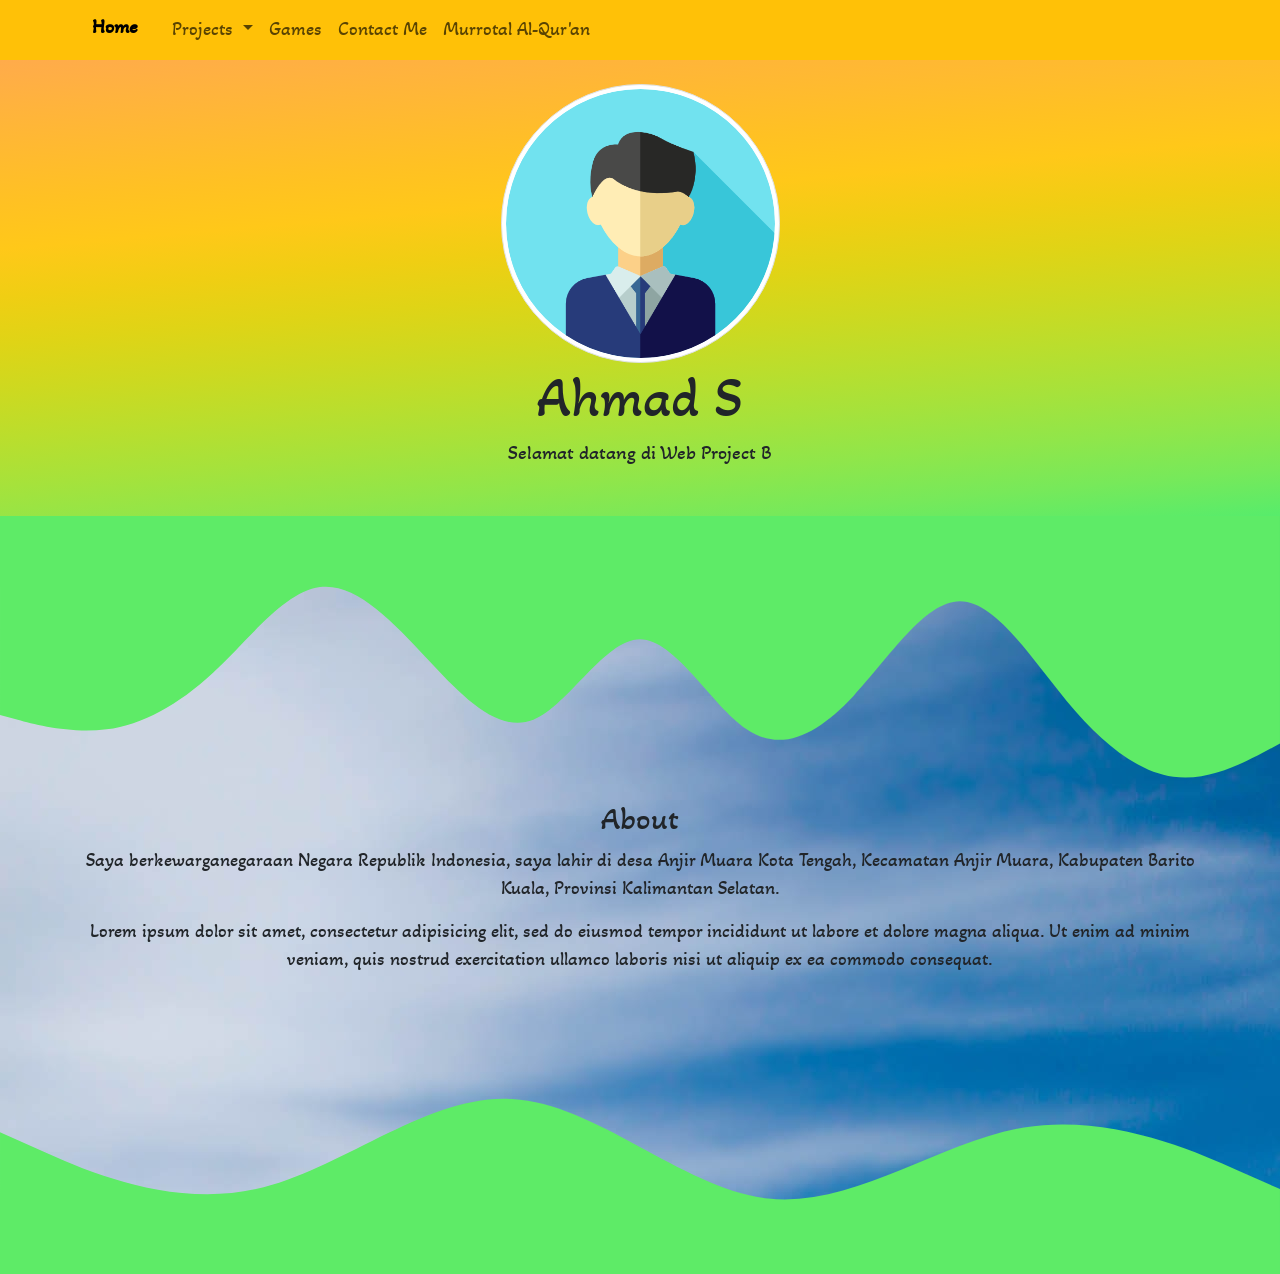
<file: index.html>
<!DOCTYPE html>
<html lang="en">
  <head>
    <!-- Required meta tags -->
    <meta charset="utf-8">
    <meta name="viewport" content="width=device-width, initial-scale=1, shrink-to-fit=no">

    <!-- CSS Bootscrap -->
    <link href="https://cdn.jsdelivr.net/npm/bootstrap@5.2.0-beta1/dist/css/bootstrap.min.css" rel="stylesheet" integrity="sha384-0evHe/X+R7YkIZDRvuzKMRqM+OrBnVFBL6DOitfPri4tjfHxaWutUpFmBp4vmVor" crossorigin="anonymous">

    <!-- CSS and Link Google Fonts (font family Caveat) -->
    <link rel="preconnect" href="https://fonts.googleapis.com">
    <link rel="preconnect" href="https://fonts.gstatic.com" crossorigin>
    <link href="https://fonts.googleapis.com/css2?family=Akaya+Kanadaka&display=swap" rel="stylesheet">

    <!-- CSS My Style -->
    <link rel="stylesheet" type="text/css" href="styleB.css">

    <title>Project B</title>

</head>

  <body id="text-caveat" class="index">
  
  <nav class="navbar navbar-expand-lg bg-warning">
  <div class="container">
    <a id="index" class="navbar-brand" href="index.html">Home</a>
    <button class="navbar-toggler" type="button" data-bs-toggle="collapse" data-bs-target="#navbarSupportedContent" aria-controls="navbarSupportedContent" aria-expanded="false" aria-label="Toggle navigation">
      <span class="navbar-toggler-icon"></span>
    </button>
    <div class="collapse navbar-collapse" id="navbarSupportedContent">
      <ul class="navbar-nav me-auto mb-2 mb-lg-0">
             <li class="nav-item dropdown">
          <a id="projectsX1" class="nav-link dropdown-toggle" href="#" id="navbarDropdown" role="button" data-bs-toggle="dropdown" aria-expanded="false">
            Projects
          </a>
          <ul class="dropdown-menu" aria-labelledby="navbarDropdown">
            <li><a class="dropdown-item" href="itpage.html">Technology Information</a></li>
            <li><a class="dropdown-item" href="#">Sains</a></li>
            <li><hr class="dropdown-divider"></li>
            <li><a class="dropdown-item" href="#">Medical</a></li>
          </ul>
        </li>
        <li class="nav-item">
          <a id="gamesX1" class="nav-link" aria-current="page" href="games.html">Games</a>
        </li>
        <li class="nav-item">
          <a id="contactX1" class="nav-link" href="contact.html">Contact Me</a>
        </li>
   
        <li class="nav-item">
          <a id="alquranX1" class="nav-link" href="alquran.html">Murrotal Al-Qur'an</a>
        </li>
      </ul>
    </div>
  </div>
</nav>

<div class="jumbotron">
  <div class="container text-center">
    <img src="img/profile1.png" width="25%" class="rounded-circle img-thumbnail mt-4">
    <h1 class="display-4">Ahmad S</h1>
    <p class="lead">Selamat datang di Web Project B</p>
  </div>
</div>

 <svg xmlns="http://www.w3.org/2000/svg" viewBox="0 0 1440 320"><path fill="#5EEB67" fill-opacity="1" d="M0,224L20,229.3C40,235,80,245,120,240C160,235,200,213,240,176C280,139,320,85,360,80C400,75,440,117,480,160C520,203,560,245,600,229.3C640,213,680,139,720,138.7C760,139,800,213,840,240C880,267,920,245,960,202.7C1000,160,1040,96,1080,96C1120,96,1160,160,1200,208C1240,256,1280,288,1320,293.3C1360,299,1400,277,1420,266.7L1440,256L1440,0L1420,0C1400,0,1360,0,1320,0C1280,0,1240,0,1200,0C1160,0,1120,0,1080,0C1040,0,1000,0,960,0C920,0,880,0,840,0C800,0,760,0,720,0C680,0,640,0,600,0C560,0,520,0,480,0C440,0,400,0,360,0C320,0,280,0,240,0C200,0,160,0,120,0C80,0,40,0,20,0L0,0Z"></path></svg>

<section class="about">
  <div class="container">
  <div class="row">
    <div class="col text-center ">
      <h2>About</h2>
    </div>
  </div>

  <div class="row text-md-center fw-normal">
    <div class="col">
    <p>Saya berkewarganegaraan Negara Republik Indonesia, saya lahir di desa Anjir Muara Kota Tengah, Kecamatan Anjir Muara, Kabupaten Barito Kuala, Provinsi Kalimantan Selatan. </p>

    <p>Lorem ipsum dolor sit amet, consectetur adipisicing elit, sed do eiusmod
    tempor incididunt ut labore et dolore magna aliqua. Ut enim ad minim veniam,
    quis nostrud exercitation ullamco laboris nisi ut aliquip ex ea commodo
    consequat.</p>
</div>
</div>
</div>
<svg xmlns="http://www.w3.org/2000/svg" viewBox="0 0 1440 320"><path fill="#5EEB67" fill-opacity="1" d="M0,160L48,181.3C96,203,192,245,288,224C384,203,480,117,576,122.7C672,128,768,224,864,234.7C960,245,1056,171,1152,154.7C1248,139,1344,181,1392,202.7L1440,224L1440,320L1392,320C1344,320,1248,320,1152,320C1056,320,960,320,864,320C768,320,672,320,576,320C480,320,384,320,288,320C192,320,96,320,48,320L0,320Z"></path></svg>
</section>






    <script src="https://cdn.jsdelivr.net/npm/bootstrap@5.2.0-beta1/dist/js/bootstrap.bundle.min.js" integrity="sha384-pprn3073KE6tl6bjs2QrFaJGz5/SUsLqktiwsUTF55Jfv3qYSDhgCecCxMW52nD2" crossorigin="anonymous"></script>


     </body>
</html>
</file>
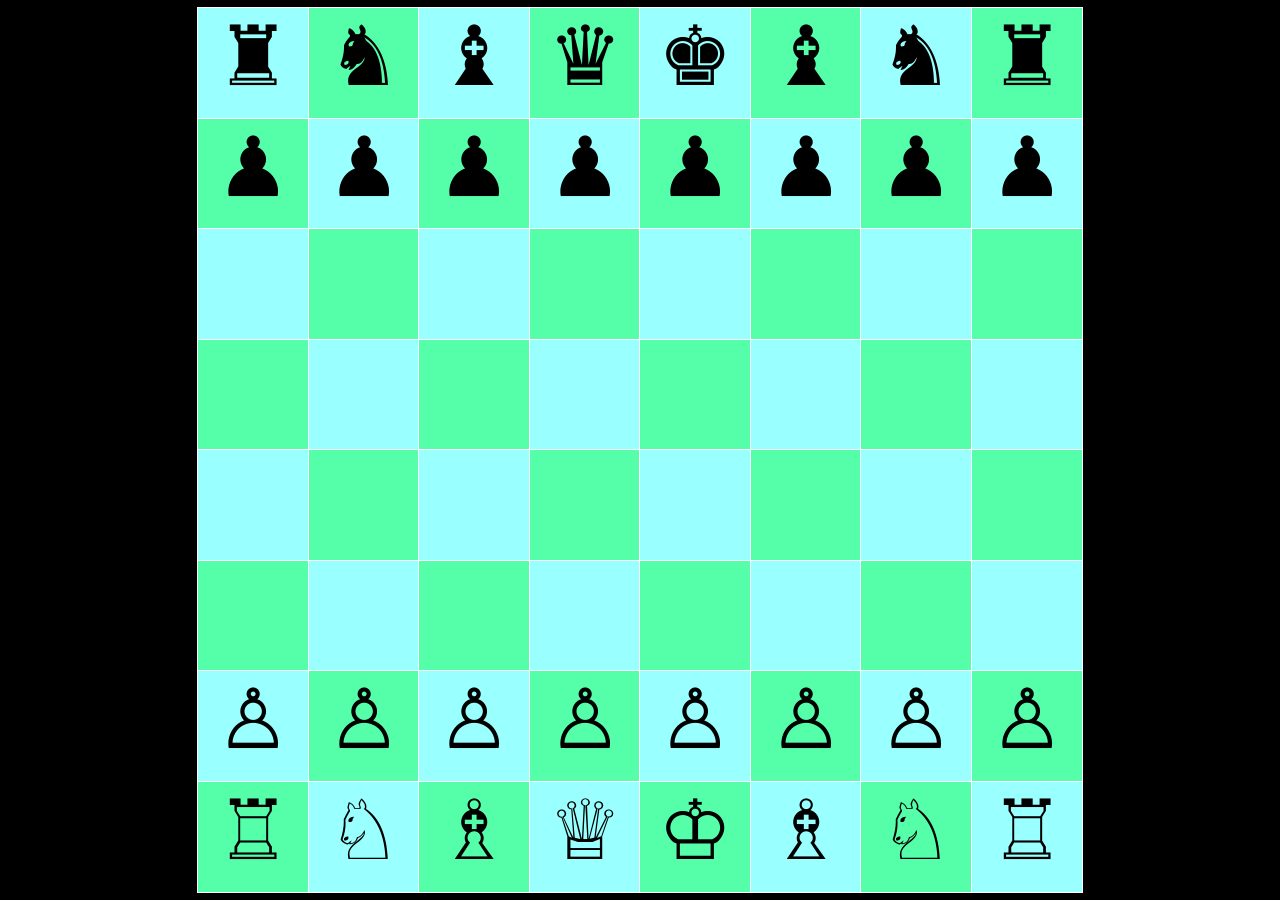
<file: Chess.html>
<!DOCTYPE html>
<html>
<head>
       <title>Chess Engine</title>
    <meta name="viewport" content="width=device-width, initial-scale=1">
    <meta charset="UTF-8">
    <style>

body {
    font-family:chess;
    margin: 0;
    background-color:#000;
}

.square {
    background:#afa;
    display:inline-block;
    border:1px solid #fff;
    text-align:center;
    position: absolute;
    cursor: pointer;
}
    </style>
    
</head>
<body>
    <div id="container"></div>
    <script>

window.onload = function(){
    var w = window.innerWidth || 360;
    var h = window.innerHeight || 500;
    
    var tsw = (w > h) ? h : w;
    
    var sw = (tsw - 16)/8;
    
    var container = document.getElementById("container");
    for(var n = 0; n < 64; n++){
        var square = document.createElement("div");
        square.classList.add("square");
        square.classList.add("s"+n);
        square.style.height = sw + 'px';
        square.style.width = sw + 'px';
        square.style.top = 7+(h-tsw)/2+sw*(Math.floor(n/8)) + 'px';
        square.style.left = 7+(w-tsw)/2+sw*(Math.floor(n%8)) + 'px';
        square.style.fontSize = sw*3/4 + 'px';
        container.appendChild(square);
    }

    var fonts = {
        'k' : '&#9818;',
        'q' : '&#9819;',
        'r' : '&#9820',
        'b' : '&#9821',
        'n' : '&#9822',
        'p' : '&#9823',
        'l' : '&#9812;',
        'w' : '&#9813;',
        't' : '&#9814',
        'v' : '&#9815',
        'm' : '&#9816',
        'o' : '&#9817',
        
    }
    
    var values = ['r','n','b','q','k','b','n','r','p','p','p','p','p','p','p','p',0,0,0,0,0,0,0,0,0,0,0,0,0,0,0,0,0,0,0,0,0,0,0,0,0,0,0,0,0,0,0,0,'o','o','o','o','o','o','o','o','t','m','v','w','l','v','m','t'];
    var ck = false;
    var cr1 = false;
    var cr2 = false;
    var cl;
    
    var sqs = document.getElementsByClassName("square");

    for(var n = 0; n < 64; n++){
        if(values[n] !== 0){
           sqs[n].innerHTML = fonts[values[n]];
        }
        sqs[n].addEventListener("click",check);
    }
    
    function updateSquarecolor(){
        for(var n = 0; n < 64; n++){
            if(Math.floor(n/8)%2 === 0){
                if(n%2 === 0){
                    sqs[n].style.background = '#9ff';
                }
                else {
                    sqs[n].style.background = '#5fa';
                }
            }
            else {
                if(n%2 === 1){
                    sqs[n].style.background = '#9ff';
                }
                else {
                    sqs[n].style.background = '#5fa';
                }
            }
        }
    }
    
    updateSquarecolor();

    var moveable = false;
    var moveTarget = "";
    var moveScopes = [];


    function checkBlack(n,values){
        var target = values[n];
        var scopes = [];
        var x = n;
       
        if(target === "o"){
            x -= 8;
            if("prnbkq".indexOf(values[x-1]) >= 0 && x%8 != 0){
                scopes.push(x-1);
            }
            if("prnbkq".indexOf(values[x+1]) >= 0 && x%8 != 7){
                scopes.push(x+1);
            }
            if(x >= 0 && values[x] === 0){
                scopes.push(x);
                if(x >= 40){
                    if(x-8 >= 0 && values[x-8] === 0){
                        scopes.push(x-8);
                    }
                }
            }
        }
       
        else if(target === "t"){
            x = n;
            x -= 8;
            while(x >= 0){
                if(values[x] === 0){
                    scopes.push(x);
                }
                else if("prnbqk".indexOf(values[x]) >= 0){
                    scopes.push(x);
                    break;
                }
                else {
                    break;
                }
                x -= 8;
            }
            x = n;
            x += 8;
            while(x < 64){
                if(values[x] === 0){
                    scopes.push(x);
                }
                else if("prnbqk".indexOf(values[x]) >= 0){
                    scopes.push(x);
                    break;
                }
                else {
                    break;
                }
                x += 8;
            }
            x = n;
            x++;
            while(x%8 != 0){
                if(values[x] === 0){
                    scopes.push(x);
                }
                else if("prnbqk".indexOf(values[x]) >= 0){
                    scopes.push(x);
                    break;
                }
                else {
                    break;
                }
                x++;
            }
            x = n;
            x--;
            while(x%8 != 7){
                if(values[x] === 0){
                    scopes.push(x);
                }
                else if("prnbqk".indexOf(values[x]) >= 0){
                    scopes.push(x);
                    break;
                }
                else {
                    break;
                }
                x--;
            }
        }
        
        else if(target === "m"){
            x = n;
            if(x%8 > 1 && x%8 < 6){
                x -= 17;
                if(("prnbqk".indexOf(values[x]) >= 0 || values[x] === 0) && x < 64 && x >= 0){
                    scopes.push(x);
                }
                x = n;
                x -= 15;
                if(("prnbqk".indexOf(values[x]) >= 0 || values[x] === 0) && x < 64 && x >= 0){
                    scopes.push(x);
                }

                x = n;
                x -= 10;
                if(("prnbqk".indexOf(values[x]) >= 0 || values[x] === 0) && x < 64 && x >= 0){
                    scopes.push(x);
                }
                x = n;
                x -= 6;
                if(("prnbqk".indexOf(values[x]) >= 0 || values[x] === 0) && x < 64 && x >= 0){
                    scopes.push(x);
                }
                x = n;
                x += 6;
                if(("prnbqk".indexOf(values[x]) >= 0 || values[x] === 0) && x < 64 && x >= 0){
                    scopes.push(x);
                }
                x = n;
                x += 10;
                if(("prnbqk".indexOf(values[x]) >= 0 || values[x] === 0) && x < 64 && x >= 0){
                    scopes.push(x);
                }
                x = n;
                x += 15;
                if(("prnbqk".indexOf(values[x]) >= 0 || values[x] === 0) && x < 64 && x >= 0){
                    scopes.push(x);
                }
                x = n;
                x += 17;
                if(("prnbqk".indexOf(values[x]) >= 0 || values[x] === 0) && x < 64 && x >= 0){
                    scopes.push(x);
                }
            }
            else {
                x = n;
                if(x%8 <= 1){
                    x = n;
                    x -= 15;
                    if(("prnbqk".indexOf(values[x]) >= 0 || values[x] === 0) && x < 64 && x >= 0){
                        scopes.push(x);
                    }
                    x = n;
                    x -= 6;
                    if(("prnbqk".indexOf(values[x]) >= 0 || values[x] === 0) && x < 64 && x >= 0){
                        scopes.push(x);
                    }
                    x = n;
                    x += 10;
                    if(("prnbqk".indexOf(values[x]) >= 0 || values[x] === 0) && x < 64 && x >= 0){
                        scopes.push(x);
                    }
                    x = n;
                    x += 17;
                    if(("prnbqk".indexOf(values[x]) >= 0 || values[x] === 0) && x < 64 && x >= 0){
                        scopes.push(x);
                    }
                }
                x = n;
                if(x%8 === 1){
                    x -= 17;
                    if(("prnbqk".indexOf(values[x]) >= 0 || values[x] === 0) && x < 64 && x >= 0){
                        scopes.push(x);
                    }
                    x = n;
                    x += 15;
                    if(("prnbqk".indexOf(values[x]) >= 0 || values[x] === 0) && x < 64 && x >= 0){
                        scopes.push(x);
                    }
                }
                if(x%8 >= 6){
                    x = n;
                    x -= 17;
                    if(("prnbqk".indexOf(values[x]) >= 0 || values[x] === 0) && x < 64 && x >= 0){
                        scopes.push(x);
                    }
                    x = n;
                    x -= 10;
                    if(("prnbqk".indexOf(values[x]) >= 0 || values[x] === 0) && x < 64 && x >= 0){
                        scopes.push(x);
                    }
                    x = n;
                    x += 6;
                    if(("prnbqk".indexOf(values[x]) >= 0 || values[x] === 0) && x < 64 && x >= 0){
                        scopes.push(x);
                    }
                    x = n;
                    x += 15;
                    if(("prnbqk".indexOf(values[x]) >= 0 || values[x] === 0) && x < 64 && x >= 0){
                        scopes.push(x);
                    }
                }
                x = n;
                if(x%8 === 6){
                    x = n;
                    x -= 15;
                    if(("prnbqk".indexOf(values[x]) >= 0 || values[x] === 0) && x < 64 && x >= 0){
                        scopes.push(x);
                    }
                    x = n;
                    x += 17;
                    if(("prnbqk".indexOf(values[x]) >= 0 || values[x] === 0) && x < 64 && x >= 0){
                        scopes.push(x);
                    }
                }
            }
        }
        
        else if(target === "v"){
            x = n;
            x -= 9;
            while(x >= 0 && x%8 !== 7){
                if(values[x] === 0){
                    scopes.push(x);
                }
                else if("prnbqk".indexOf(values[x]) >= 0){
                    scopes.push(x);
                    break;
                }
                else {
                    break;
                }
                x -= 9;
            }
            x = n;
            x += 7;
            while(x < 64 && x%8 !== 7){
                if(values[x] === 0){
                    scopes.push(x);
                }
                else if("prnbqk".indexOf(values[x]) >= 0){
                    scopes.push(x);
                    break;
                }
                else {
                    break;
                }
                x += 7;
            }
            x = n;
            x += 9;
            while(x%8 != 0 && x%8 !== 0){
                if(values[x] === 0){
                    scopes.push(x);
                }
                else if("prnbqk".indexOf(values[x]) >= 0){
                    scopes.push(x);
                    break;
                }
                else {
                    break;
                }
                x += 9;
            }
            x = n;
            x -= 7;
            while(x%8 != 0){
                if(values[x] === 0){
                    scopes.push(x);
                }
                else if("prnbqk".indexOf(values[x]) >= 0){
                    scopes.push(x);
                    break;
                }
                else {
                    break;
                }
                x -= 7;
            }
        }
       
        else if(target === "w"){
            x = n;
            x -= 8;
            while(x >= 0){
                if(values[x] === 0){
                    scopes.push(x);
                }
                else if("prnbqk".indexOf(values[x]) >= 0){
                    scopes.push(x);
                    break;
                }
                else {
                    break;
                }
                x -= 8;
            }
            x = n;
            x += 8;
            while(x < 64){
                if(values[x] === 0){
                    scopes.push(x);
                }
                else if("prnbqk".indexOf(values[x]) >= 0){
                    scopes.push(x);
                    break;
                }
                else {
                    break;
                }
                x += 8;
            }
            x = n;
            x++;
            while(x%8 != 0){
                if(values[x] === 0){
                    scopes.push(x);
                }
                else if("prnbqk".indexOf(values[x]) >= 0){
                    scopes.push(x);
                    break;
                }
                else {
                    break;
                }
                x++;
            }
            x = n;
            x--;
            while(x%8 != 7){
                if(values[x] === 0){
                    scopes.push(x);
                }
                else if("prnbqk".indexOf(values[x]) >= 0){
                    scopes.push(x);
                    break;
                }
                else {
                    break;
                }
                x--;
            }
            x = n;
            x -= 9;
            while(x >= 0 && x%8 !== 7){
                if(values[x] === 0){
                    scopes.push(x);
                }
                else if("prnbqk".indexOf(values[x]) >= 0){
                    scopes.push(x);
                    break;
                }
                else {
                    break;
                }
                x -= 9;
            }
            x = n;
            x += 7;
            while(x < 64 && x%8 !== 7){
                if(values[x] === 0){
                    scopes.push(x);
                }
                else if("prnbqk".indexOf(values[x]) >= 0){
                    scopes.push(x);
                    break;
                }
                else {
                    break;
                }
                x += 7;
            }
            x = n;
            x += 9;
            while(x%8 != 0 && x%8 !== 0){
                if(values[x] === 0){
                    scopes.push(x);
                }
                else if("prnbqk".indexOf(values[x]) >= 0){
                    scopes.push(x);
                    break;
                }
                else {
                    break;
                }
                x += 9;
            }
            x = n;
            x -= 7;
            while(x%8 != 0){
                if(values[x] === 0){
                    scopes.push(x);
                }
                else if("prnbqk".indexOf(values[x]) >= 0){
                    scopes.push(x);
                    break;
                }
                else {
                    break;
                }
                x -= 7;
            }
        }
        
        else if(target === "l"){
            x = n;
            x += 8;
            if(("prnbqk".indexOf(values[x]) >= 0 || values[x] === 0) && x < 64 && x >= 0){
                scopes.push(x);
            }
            x = n;
            x -= 8;
            if(("prnbqk".indexOf(values[x]) >= 0 || values[x] === 0) && x < 64 && x >= 0){
                scopes.push(x);
            }
            x = n;
            if(x%8 > 0){
                x = n;
                x -= 1;
                if(("prnbqk".indexOf(values[x]) >= 0 || values[x] === 0) && x < 64 && x >= 0){
                    scopes.push(x);
                }
                x = n;
                x -= 9;
                if(("prnbqk".indexOf(values[x]) >= 0 || values[x] === 0) && x < 64 && x >= 0){
                    scopes.push(x);
                }

                x = n;
                x += 7;
                if(("prnbqk".indexOf(values[x]) >= 0 || values[x] === 0) && x < 64 && x >= 0){
                    scopes.push(x);
                }
            }
            x = n;
            if(x%8 < 7){
                x = n;
                x += 1;
                if(("prnbqk".indexOf(values[x]) >= 0 || values[x] === 0) && x < 64 && x >= 0){
                    scopes.push(x);
                }
                x = n;
                x += 9;
                if(("prnbqk".indexOf(values[x]) >= 0 || values[x] === 0) && x < 64 && x >= 0){
                    scopes.push(x);
                }
                x = n;
                x -= 7;
                if(("prnbqk".indexOf(values[x]) >= 0 || values[x] === 0) && x < 64 && x >= 0){
                    scopes.push(x);
                }
            }
            x = n;
            if(!ck){
                cl = false;
                if(!cr2){
                //    cl = false;
                    if(values[n+1] === 0 && values[n+2] === 0 && values[n+3] === "t"){
                        scopes.push(x+2);
                        cl = true;
                    }
                }
                if(!cr1){
                //    cl = false;
                    if(values[n-1] === 0 && values[n-2] === 0 && values[n-3] === 0 && values[n-4] === "t"){
                        scopes.push(x-2);
                        cl = true;
                    }
                }
            }
        }
        if(scopes.length) return scopes;
    }

    function checkWhite(n,values){
        var target = values[n];
        var scopes = [];
        var x = n;
        if(target === "p"){
            x += 8;
            if("otmvlw".indexOf(values[x-1]) >= 0 && x%8 != 0){
                scopes.push(x-1);
            }
            if("otmvlw".indexOf(values[x+1]) >= 0 && x%8 != 7){
                scopes.push(x+1);
            }
            if(x < 64 && values[x] === 0){
                scopes.push(x);
                if(x <= 23){
                    if(x+8 >= 0 && values[x+8] === 0){
                        scopes.push(x+8);
                    }
                }
            }
        }
        
        else if(target === "r"){
            x = n;
            x -= 8;
            while(x >= 0){
                if(values[x] === 0){
                    scopes.push(x);
                }
                else if("otmvlw".indexOf(values[x]) >= 0){
                    scopes.push(x);
                    break;
                }
                else {
                    break;
                }
                x -= 8;
            }
            x = n;
            x += 8;
            while(x < 64){
                if(values[x] === 0){
                    scopes.push(x);
                }
                else if("otmvlw".indexOf(values[x]) >= 0){
                    scopes.push(x);
                    break;
                }
                else {
                    break;
                }
                x += 8;
            }
            x = n;
            x++;
            while(x%8 != 0){
                if(values[x] === 0){
                    scopes.push(x);
                }
                else if("otmvlw".indexOf(values[x]) >= 0){
                    scopes.push(x);
                    break;
                }
                else {
                    break;
                }
                x++;
            }
            x = n;
            x--;
            while(x%8 != 7){
                if(values[x] === 0){
                    scopes.push(x);
                }
                else if("otmvlw".indexOf(values[x]) >= 0){
                    scopes.push(x);
                    break;
                }
                else {
                    break;
                }
                x--;
            }
        }
        
        else if(target === "n"){
            x = n;
            if(x%8 > 1 && x%8 < 6){
                x -= 17;
                if(("otmvlw".indexOf(values[x]) >= 0 || values[x] === 0) && x < 64 && x >= 0){
                    scopes.push(x);
                }
                x = n;
                x -= 15;
                if(("otmvlw".indexOf(values[x]) >= 0 || values[x] === 0) && x < 64 && x >= 0){
                    scopes.push(x);
                }

                x = n;
                x -= 10;
                if(("otmvlw".indexOf(values[x]) >= 0 || values[x] === 0) && x < 64 && x >= 0){
                    scopes.push(x);
                }
                x = n;
                x -= 6;
                if(("otmvlw".indexOf(values[x]) >= 0 || values[x] === 0) && x < 64 && x >= 0){
                    scopes.push(x);
                }
                x = n;
                x += 6;
                if(("otmvlw".indexOf(values[x]) >= 0 || values[x] === 0) && x < 64 && x >= 0){
                    scopes.push(x);
                }
                x = n;
                x += 10;
                if(("otmvlw".indexOf(values[x]) >= 0 || values[x] === 0) && x < 64 && x >= 0){
                    scopes.push(x);
                }
                x = n;
                x += 15;
                if(("otmvlw".indexOf(values[x]) >= 0 || values[x] === 0) && x < 64 && x >= 0){
                    scopes.push(x);
                }
                x = n;
                x += 17;
                if(("otmvlw".indexOf(values[x]) >= 0 || values[x] === 0) && x < 64 && x >= 0){
                    scopes.push(x);
                }
            }
            else {
                x = n;
                if(x%8 <= 1){
                    x = n;
                    x -= 15;
                    if(("otmvlw".indexOf(values[x]) >= 0 || values[x] === 0) && x < 64 && x >= 0){
                        scopes.push(x);
                    }
                    x = n;
                    x -= 6;
                    if(("otmvlw".indexOf(values[x]) >= 0 || values[x] === 0) && x < 64 && x >= 0){
                        scopes.push(x);
                    }
                    x = n;
                    x += 10;
                    if(("otmvlw".indexOf(values[x]) >= 0 || values[x] === 0) && x < 64 && x >= 0){
                        scopes.push(x);
                    }
                    x = n;
                    x += 17;
                    if(("otmvlw".indexOf(values[x]) >= 0 || values[x] === 0) && x < 64 && x >= 0){
                        scopes.push(x);
                    }
                }
                x = n;
                if(x%8 === 1){
                    x -= 17;
                    if(("otmvlw".indexOf(values[x]) >= 0 || values[x] === 0) && x < 64 && x >= 0){
                        scopes.push(x);
                    }
                    x = n;
                    x += 15;
                    if(("otmvlw".indexOf(values[x]) >= 0 || values[x] === 0) && x < 64 && x >= 0){
                        scopes.push(x);
                    }
                }
                if(x%8 >= 6){
                    x = n;
                    x -= 17;
                    if(("otmvlw".indexOf(values[x]) >= 0 || values[x] === 0) && x < 64 && x >= 0){
                        scopes.push(x);
                    }
                    x = n;
                    x -= 10;
                    if(("otmvlw".indexOf(values[x]) >= 0 || values[x] === 0) && x < 64 && x >= 0){
                        scopes.push(x);
                    }
                    x = n;
                    x += 6;
                    if(("otmvlw".indexOf(values[x]) >= 0 || values[x] === 0) && x < 64 && x >= 0){
                        scopes.push(x);
                    }
                    x = n;
                    x += 15;
                    if(("otmvlw".indexOf(values[x]) >= 0 || values[x] === 0) && x < 64 && x >= 0){
                        scopes.push(x);
                    }
                }
                x = n;
                if(x%8 === 6){
                    x = n;
                    x -= 15;
                    if(("otmvlw".indexOf(values[x]) >= 0 || values[x] === 0) && x < 64 && x >= 0){
                        scopes.push(x);
                    }
                    x = n;
                    x += 17;
                    if(("otmvlw".indexOf(values[x]) >= 0 || values[x] === 0) && x < 64 && x >= 0){
                        scopes.push(x);
                    }
                }
            }
        }
     
        else if(target === "b"){
            x = n;
            x -= 9;
            while(x >= 0 && x%8 !== 7){
                if(values[x] === 0){
                    scopes.push(x);
                }
                else if("otmvlw".indexOf(values[x]) >= 0){
                    scopes.push(x);
                    break;
                }
                else {
                    break;
                }
                x -= 9;
            }
            x = n;
            x += 7;
            while(x < 64 && x%8 !== 7){
                if(values[x] === 0){
                    scopes.push(x);
                }
                else if("otmvlw".indexOf(values[x]) >= 0){
                    scopes.push(x);
                    break;
                }
                else {
                    break;
                }
                x += 7;
            }
            x = n;
            x += 9;
            while(x%8 != 0 && x%8 !== 0){
                if(values[x] === 0){
                    scopes.push(x);
                }
                else if("otmvlw".indexOf(values[x]) >= 0){
                    scopes.push(x);
                    break;
                }
                else {
                    break;
                }
                x += 9;
            }
            x = n;
            x -= 7;
            while(x%8 != 0){
                if(values[x] === 0){
                    scopes.push(x);
                }
                else if("otmvlw".indexOf(values[x]) >= 0){
                    scopes.push(x);
                    break;
                }
                else {
                    break;
                }
                x -= 7;
            }
        }
        
        else if(target === "q"){
            x = n;
            x -= 8;
            while(x >= 0){
                if(values[x] === 0){
                    scopes.push(x);
                }
                else if("otmvlw".indexOf(values[x]) >= 0){
                    scopes.push(x);
                    break;
                }
                else {
                    break;
                }
                x -= 8;
            }
            x = n;
            x += 8;
            while(x < 64){
                if(values[x] === 0){
                    scopes.push(x);
                }
                else if("otmvlw".indexOf(values[x]) >= 0){
                    scopes.push(x);
                    break;
                }
                else {
                    break;
                }
                x += 8;
            }
            x = n;
            x++;
            while(x%8 != 0){
                if(values[x] === 0){
                    scopes.push(x);
                }
                else if("otmvlw".indexOf(values[x]) >= 0){
                    scopes.push(x);
                    break;
                }
                else {
                    break;
                }
                x++;
            }
            x = n;
            x--;
            while(x%8 != 7){
                if(values[x] === 0){
                    scopes.push(x);
                }
                else if("otmvlw".indexOf(values[x]) >= 0){
                    scopes.push(x);
                    break;
                }
                else {
                    break;
                }
                x--;
            }
            x = n;
            x -= 9;
            while(x >= 0 && x%8 !== 7){
                if(values[x] === 0){
                    scopes.push(x);
                }
                else if("otmvlw".indexOf(values[x]) >= 0){
                    scopes.push(x);
                    break;
                }
                else {
                    break;
                }
                x -= 9;
            }
            x = n;
            x += 7;
            while(x < 64 && x%8 !== 7){
                if(values[x] === 0){
                    scopes.push(x);
                }
                else if("otmvlw".indexOf(values[x]) >= 0){
                    scopes.push(x);
                    break;
                }
                else {
                    break;
                }
                x += 7;
            }
            x = n;
            x += 9;
            while(x%8 != 0 && x%8 !== 0){
                if(values[x] === 0){
                    scopes.push(x);
                }
                else if("otmvlw".indexOf(values[x]) >= 0){
                    scopes.push(x);
                    break;
                }
                else {
                    break;
                }
                x += 9;
            }
            x = n;
            x -= 7;
            while(x%8 != 0){
                if(values[x] === 0){
                    scopes.push(x);
                }
                else if("otmvlw".indexOf(values[x]) >= 0){
                    scopes.push(x);
                    break;
                }
                else {
                    break;
                }
                x -= 7;
            }
        }
        
        else if(target === "k"){
            x = n;
            x += 8;
            if(("otmvlw".indexOf(values[x]) >= 0 || values[x] === 0) && x < 64 && x >= 0){
                scopes.push(x);
            }
            x = n;
            x -= 8;
            if(("otmvlw".indexOf(values[x]) >= 0 || values[x] === 0) && x < 64 && x >= 0){
                scopes.push(x);
            }
            x = n;
            if(x%8 > 0){
                x = n;
                x -= 1;
                if(("otmvlw".indexOf(values[x]) >= 0 || values[x] === 0) && x < 64 && x >= 0){
                    scopes.push(x);
                }
                x = n;
                x -= 9;
                if(("otmvlw".indexOf(values[x]) >= 0 || values[x] === 0) && x < 64 && x >= 0){
                    scopes.push(x);
                }

                x = n;
                x += 7;
                if(("otmvlw".indexOf(values[x]) >= 0 || values[x] === 0) && x < 64 && x >= 0){
                    scopes.push(x);
                }
            }
            x = n;
            if(x%8 < 7){
                x = n;
                x += 1;
                if(("otmvlw".indexOf(values[x]) >= 0 || values[x] === 0) && x < 64 && x >= 0){
                    scopes.push(x);
                }
                x = n;
                x += 9;
                if(("otmvlw".indexOf(values[x]) >= 0 || values[x] === 0) && x < 64 && x >= 0){
                    scopes.push(x);
                }
                x = n;
                x -= 7;
                if(("otmvlw".indexOf(values[x]) >= 0 || values[x] === 0) && x < 64 && x >= 0){
                    scopes.push(x);
                }
            }
        }
        if(scopes.length) return scopes;
    }

    var myTurn = true;

    function check(){
        if(myTurn){
            var n = Number(this.classList[1].slice(1));
            var target = values[n];

            var scopes = checkBlack(n,values) || [];

            var x = n;

            if(!moveable){
                if(scopes.length > 0){
                    moveable = true;
                    moveTarget = n;
                    moveScopes = scopes.join(",").split(",");
                }
                else {

                }
            }
            else {
                if(moveScopes.indexOf(String(n)) >= 0){
                    var checkArr = [];
                    var saveKing = false;
                    for(var z = 0; z < 64; z++){
                        checkArr[z] = values[z];
                    }
                    
                    checkArr[n] = checkArr[moveTarget];
                    checkArr[moveTarget] = 0;
                    
                    for(var y = 0; y < 64; y++){
                        if("prnbkq".indexOf(checkArr[y]) >= 0){
                            var checkScp = checkWhite(y,checkArr) || [];
                            for(var z = 0; z < checkScp.length; z++){
                                if(checkArr[checkScp[z]] === 'l'){
                                    if(!saveKing){
                                        alert('Save Your King');
                                        saveKing = true;
                                    }
                                }
                            }
                        }
                    }
                    
                    if(!saveKing){
                        values[n] = values[moveTarget];
                        values[moveTarget] = 0;
                        if(cl){
                            if(n === 62 && moveTarget === 60){
                                values[63] = 0;
                                values[61] = "t";
                            }
                            else if(n === 58 && moveTarget === 60){
                                values[59] = "t";
                                values[56] = 0;
                            }
                        }
                        if(moveTarget === 60){
                            ck = true;
                        }
                        else if(moveTarget === 63){
                            cr2 = true;
                        }
                        else if(moveTarget === 56){
                            cr1 = true;
                        }
                        if(values[n] === "o" && n < 8){
                            values[n] = "w";
                        }
                        moveable = false;
                        scopes = [];
                        myTurn = false;
                        setTimeout(chooseTurn,1000);
                    }
                }
                else {
                    moveScopes = [];
                    moveable = false;
                }
            }

            updateSquarecolor();
            
            for(var x = 0; x < 64; x++){
                sqs[x].innerHTML = fonts[values[x]];
                if(values[x] === 0){
                    sqs[x].innerHTML = "";
                }
            }

            for(var x = 0; x < scopes.length; x++){
                sqs[scopes[x]].style.background = "#f45";//.classList.add("scope");
            //    alert(scopes)
            }
        }
    }


    var arr = [];

    function chooseTurn(){
        var approved = [];
        var actions = [];
        var effects = [];


        for(var n = 0; n < 64; n++){
            if("prnbqk".indexOf(values[n]) >= 0){
                var scopes = checkWhite(n,values) || [];
                for(var x = 0; x < scopes.length; x++){
                    var tmp = []//values.join(',').split(',');
                    for(var xx = 0; xx < 64; xx++){
                        tmp[xx] = values[xx]
                    }
                    var effect = 0;
                    var action = Math.random()*3;
                    //Action value
                    var actionValue = tmp[scopes[x]];
                    if(actionValue === "l"){
                        action = 100 + Math.random()*3;
                    }
                    else if(actionValue === "w"){
                        action = 50 + Math.random()*3;
                    }
                    else if(actionValue === "v"){
                        action = 30 + Math.random()*3;
                    }
                    else if(actionValue === "m"){
                        action = 30 + Math.random()*3;
                    }
                    else if(actionValue === "t"){
                        action = 30 + Math.random()*3;
                    }
                    else if(actionValue === "o"){
                        action = 15 + Math.random()*3;
                    }
                    //Effect value
                    tmp[scopes[x]] = tmp[n];
                    tmp[n] = 0;
                    for(var y = 0; y < 64; y++){
                        if("otmvlw".indexOf(values[y]) >= 0){
                            var tmpScp = checkBlack(y,tmp) || [];
                            for(var z = 0; z < tmpScp.length; z++){
                                var effectValue = tmp[tmpScp[z]];
                                if(effectValue == "k"){
                                    if(effect < 100){
                                        effect = 100;
                                    }
                                }
                                else if(effectValue == "q"){
                                    if(effect < 50){
                                        effect = 50;
                                    }
                                }
                                else if(effectValue == "b"){
                                    if(effect < 30){
                                        effect = 30;
                                    }
                                }
                                else if(effectValue == "n"){
                                    if(effect < 30){
                                        effect = 30;
                                    }
                                }
                                else if(effectValue == "r"){
                                    if(effect < 30){
                                        effect = 30;
                                    }
                                }
                                else if(effectValue == "p"){
                                    if(effect < 15){
                                        effect = 15;
                                    }
                                }
                            }
                        }
                    }




                    actions.push(action);
                    effects.push(effect);
                    approved.push(n+"-"+scopes[x]);
                }
            }
        }

        //alert(actions);

        var bestEffect = Math.min.apply(null,effects);
        //alert(bestEffect);
        if(bestEffect >= 100){
            alert("You Win");
            setTimeout(function(){
                values = ['r','n','b','q','k','b','n','r','p','p','p','p','p','p','p','p',0,0,0,0,0,0,0,0,0,0,0,0,0,0,0,0,0,0,0,0,0,0,0,0,0,0,0,0,0,0,0,0,'o','o','o','o','o','o','o','o','t','m','v','w','l','v','m','t'];
        },100);
        }

        var tmpA = [];
        var tmpB = [];
        var tmpC = [];
        var bestMove = "";

        for(var n = 0; n < effects.length; n++){
            if(effects[n] === bestEffect){
                tmpA.push(actions[n]);
                tmpB.push(approved[n]);
                tmpC.push(effects[n]);
            }
        }
        bestMove = tmpB[tmpA.indexOf(Math.max.apply(null,tmpA))];
    //    alert(effects)
        //alert(bestMove);


        if(bestMove){
            values[Number(bestMove.split("-")[1])] = values[Number(bestMove.split("-")[0])];
            values[Number(bestMove.split("-")[0])] = 0;
            if(values[Number(bestMove.split("-")[1])] === "p" && Number(bestMove.split("-")[1]) >= 56){
                values[Number(bestMove.split("-")[1])] = "q";
            }

            sqs[bestMove.split("-")[1]].style.background = '#aaf';
            sqs[bestMove.split("-")[0]].style.background = '#aaf';

            for(var x = 0; x < 64; x++){
                //sqs[x].style.background = "#afa"//classList.add("scope");
                sqs[x].innerHTML = fonts[values[x]];
                if(values[x] === 0){
                    sqs[x].innerHTML = "";
                }
            }
            myTurn = true;
        }
        else {
            //alert('You Win');
        }
    }
}
//chooseTurn();
    </script>
</body>
</html>
</file>
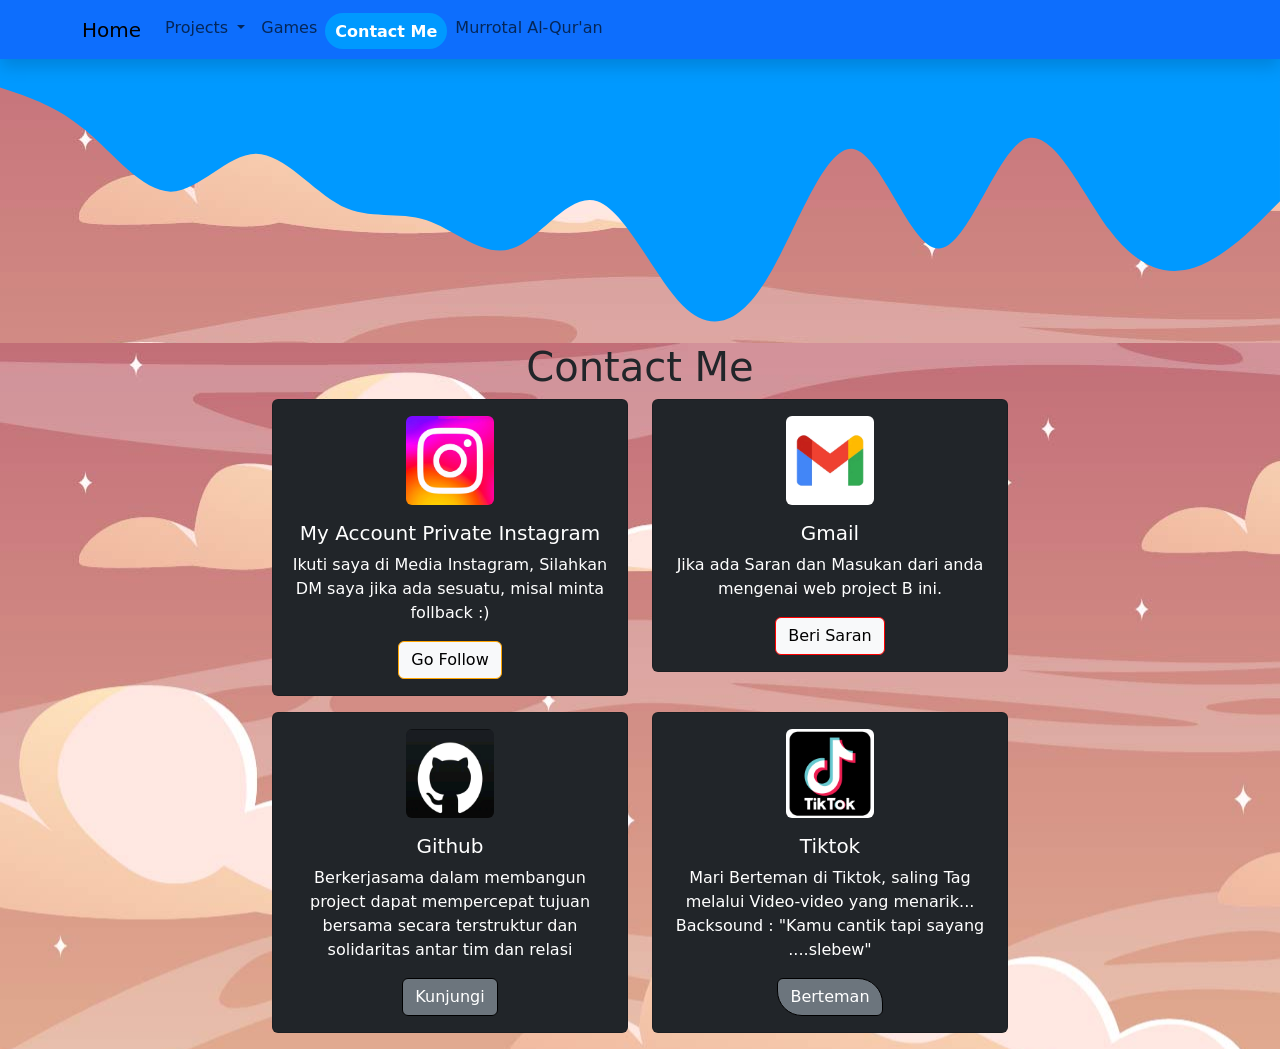
<file: contact.html>
<!DOCTYPE html>
<html>
<head>
  <title>Contact Me</title>
  <meta charset="utf-8">
    <meta name="viewport" content="width=device-width, initial-scale=1, shrink-to-fit=no">

    <!-- Bootstrap CSS -->

    <link href="https://cdn.jsdelivr.net/npm/bootstrap@5.2.0-beta1/dist/css/bootstrap.min.css" rel="stylesheet" integrity="sha384-0evHe/X+R7YkIZDRvuzKMRqM+OrBnVFBL6DOitfPri4tjfHxaWutUpFmBp4vmVor" crossorigin="anonymous">


    <link rel="stylesheet" type="text/css" href="styleB.css">
</head>

<body class="contact">
<nav class="navbar navbar-expand-lg bg-primary shadow">
  <div class="container">
    <a id="indexX3" class="navbar-brand" href="index.html">Home</a>
    <button class="navbar-toggler" type="button" data-bs-toggle="collapse" data-bs-target="#navbarSupportedContent" aria-controls="navbarSupportedContent" aria-expanded="false" aria-label="Toggle navigation">
      <span class="navbar-toggler-icon"></span>
    </button>
    <div class="collapse navbar-collapse" id="navbarSupportedContent">
      <ul class="navbar-nav me-auto mb-2 mb-lg-0">
         <li class="nav-item dropdown">
          <a id="projectsX3" class="nav-link dropdown-toggle" href="#" id="navbarDropdown" role="button" data-bs-toggle="dropdown" aria-expanded="false">
            Projects
          </a>
          <ul class="dropdown-menu" aria-labelledby="navbarDropdown">
            <li><a class="dropdown-item" href="itpage.html">Technology Information</a></li>
            <li><a class="dropdown-item" href="#">Sains</a></li>
            <li><hr class="dropdown-divider"></li>
            <li><a class="dropdown-item" href="#">Medical</a></li>
          </ul>
        </li>
        <li class="nav-item">
          <a id="gamesX3" class="nav-link" aria-current="page" href="games.html">Games</a>
        </li>
        <li class="nav-item">
          <a id="contact" class="nav-link" href="contact.html">Contact Me</a>
        </li>
        <li class="nav-item">
          <a id="alquranX3" class="nav-link" href="alquran.html">Murrotal Al-Qur'an</a>
        </li>
      </ul>
    </div>
  </div>
</nav>


 <svg xmlns="http://www.w3.org/2000/svg" viewBox="0 0 1440 320"><path fill="#0099ff" fill-opacity="1" d="M0,32L16,37.3C32,43,64,53,96,80C128,107,160,149,192,149.3C224,149,256,107,288,106.7C320,107,352,149,384,165.3C416,181,448,171,480,181.3C512,192,544,224,576,213.3C608,203,640,149,672,160C704,171,736,245,768,277.3C800,309,832,299,864,245.3C896,192,928,96,960,101.3C992,107,1024,213,1056,213.3C1088,213,1120,107,1152,90.7C1184,75,1216,149,1248,192C1280,235,1312,245,1344,234.7C1376,224,1408,192,1424,176L1440,160L1440,0L1424,0C1408,0,1376,0,1344,0C1312,0,1280,0,1248,0C1216,0,1184,0,1152,0C1120,0,1088,0,1056,0C1024,0,992,0,960,0C928,0,896,0,864,0C832,0,800,0,768,0C736,0,704,0,672,0C640,0,608,0,576,0C544,0,512,0,480,0C448,0,416,0,384,0C352,0,320,0,288,0C256,0,224,0,192,0C160,0,128,0,96,0C64,0,32,0,16,0L0,0Z"></path></svg>

<section class="contact">
<div class="container">
<div class="row">
    <div class="col text-center">
    <h1>Contact Me</h1>
  </div>
</div>

<div class="row justify-content-center">
<div class="col-md-4 mb-3">
<div class="card-header">
<div class="card text-bg-dark pt-3">
<img class="card-img-top rounded mx-auto d-block" src="img/ig.png" style="width: 25%" alt="instagram">
  <div class="card-body text-center">
    <h5 class="card-title">My Account Private Instagram</h5>
    <p class="card-text">Ikuti saya di Media Instagram, Silahkan DM saya jika ada sesuatu, misal minta follback :)</p>
    <a id="ig" href="https://www.instagram.com/real.ahmadsyaifuddin/" class ="btn btn-light">Go Follow</a>
</div>
</div>
</div>
</div>



<div class="col-md-4 mb-3">
<div class="card-header">
<div class="card text-bg-dark pt-3">
  <img class="card-img-top rounded mx-auto d-block" src="img/gm.png" style="width: 25%" alt="gmail">
  <div class="card-body text-center">
    <h5 class="card-title">Gmail</h5>
    <p class="card-text">Jika ada Saran dan Masukan dari anda mengenai web project B ini.</p>
    <a id="gm" href=mailto:ahmadsyaifuddinbinjuhrani@gmail.com?subject=Saran class="btn btn-light">Beri Saran</a>
  </div>
</div>
</div>
</div>
</div>


<div class="row justify-content-center">
<div class="col-md-4 mb-3">
<div class="card-header">
<div class="card text-bg-dark pt-3">
  <img class="card-img-top rounded mx-auto d-block" src="img/git.png" style="width: 25%" alt="Github">
  <div class="card-body text-center">
    <h5 class="card-title">Github</h5>
    <p class="card-text">Berkerjasama dalam membangun project dapat mempercepat tujuan bersama secara terstruktur dan solidaritas antar tim dan relasi</p>
    <a id="git" href="https://github.com/ahmadsyaifuddin-99"class="btn btn-secondary">Kunjungi</a>
</div>
</div>
</div>
</div>

<div class="col-md-4 mb-3">
<div class="card-header">
<div class="card text-bg-dark pt-3">
  <img class="card-img-top rounded mx-auto d-block" src="img/TT.png" style="width: 25%" alt="Tiktok">
  <div class="card-body text-center">
    <h5 class="card-title">Tiktok</h5>
    <p class="card-text">Mari Berteman di Tiktok, saling Tag melalui Video-video yang menarik... Backsound : "Kamu cantik tapi sayang ....slebew" </p>
    <a id="tt" href="https://www.tiktok.com/@ahmadsyai004?lang=id-ID" class="btn btn-secondary">Berteman</a>
</div>
</div>
</div>
</div>
</div>
</div>
</section>







 <!-- Optional JavaScript -->
    <!-- jQuery first, then Popper.js, then Bootstrap JS -->
   <script src="https://cdn.jsdelivr.net/npm/bootstrap@5.2.0-beta1/dist/js/bootstrap.bundle.min.js" integrity="sha384-pprn3073KE6tl6bjs2QrFaJGz5/SUsLqktiwsUTF55Jfv3qYSDhgCecCxMW52nD2" crossorigin="anonymous"></script>





</body>
</html>
</file>
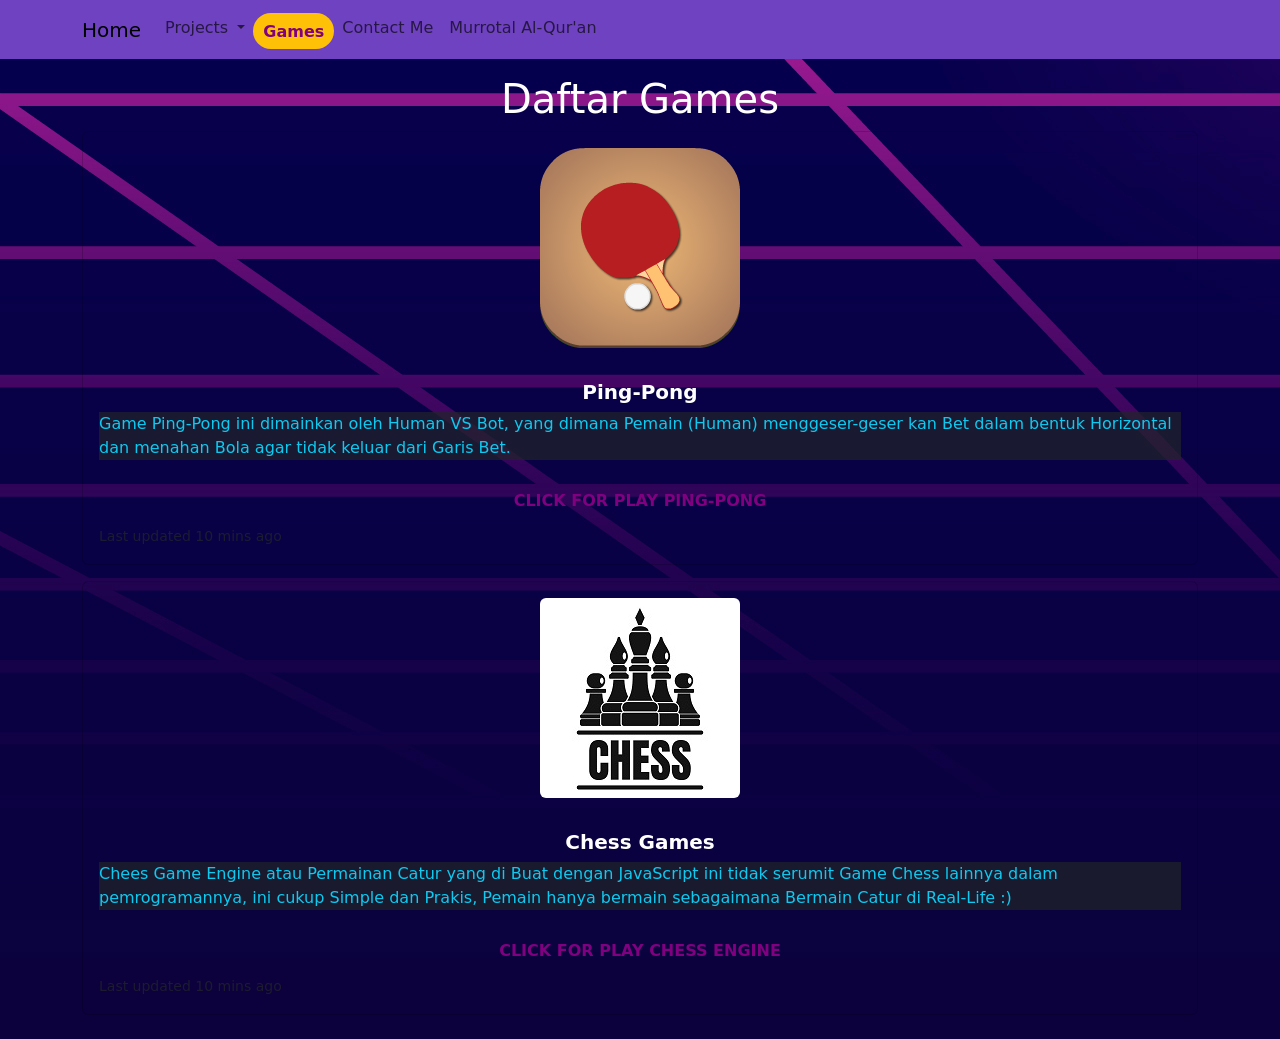
<file: games.html>
<!DOCTYPE html>
<html>
<head>
	<title>Daftar Games</title>
	<meta charset="utf-8">
    <meta name="viewport" content="width=device-width, initial-scale=1, shrink-to-fit=no">
    <link href="https://cdn.jsdelivr.net/npm/bootstrap@5.2.0-beta1/dist/css/bootstrap.min.css" rel="stylesheet" integrity="sha384-0evHe/X+R7YkIZDRvuzKMRqM+OrBnVFBL6DOitfPri4tjfHxaWutUpFmBp4vmVor" crossorigin="anonymous">

    <link rel="stylesheet" type="text/css" href="styleB.css">
</head>
<body class="games">

<style>
  .navbar {
    background-color:  var(--bs-purple);
  }
</style>

	<nav class="navbar navbar-expand-lg text-dark">
  <div class="container">
    <a id="indexX5" class="navbar-brand" href="index.html">Home</a>
    <button class="navbar-toggler" type="button" data-bs-toggle="collapse" data-bs-target="#navbarNav" aria-controls="navbarNav" aria-expanded="false" aria-label="Toggle navigation">
      <span class="navbar-toggler-icon"></span>
    </button>
    <div class="collapse navbar-collapse" id="navbarNav">
      <ul class="navbar-nav">
       <li class="nav-item dropdown">
          <a id="projectsX5" class="nav-link dropdown-toggle" href="#" id="navbarDropdown" role="button" data-bs-toggle="dropdown" aria-expanded="false">
           Projects
          </a>
          <ul class="dropdown-menu" aria-labelledby="navbarDropdown">
            <li><a class="dropdown-item" href="itpage.html">Technology Information</a></li>
            <li><a class="dropdown-item" href="#">Sains</a></li>
            <li><hr class="dropdown-divider"></li>
            <li><a class="dropdown-item" href="#">Medical</a></li>
          </ul>
        </li>
        <li class="nav-item">
          <a id="games" class="nav-link" href="games.html">Games</a>
        </li>
        <li class="nav-item">
          <a id="contactX5" class="nav-link" href="contact.html">Contact Me</a>
        </li>
        <li class="nav-item">
          <a id="alquranX5" class="nav-link" href="alquran.html">Murrotal Al-Qur'an</a>
        </li>
      </ul>
    </div>
  </div>
</nav>

<section class="mb-4 mt-3">
<div class="container">
<div class="row">
	<div class="col text-center">
	<h1 class="text-white">Daftar Games</h1>
	</div>
</div>
	

<div class="card mb-3 bg-transparent" style="max-width: 1200px;">
  <div class="row g-0">
    <div class="col-md-0">
      <img src="img/logopingpong.png" class="img-fluid mt-3 mb-3 rounded mx-auto d-block" alt="...">
    </div>
    <div class="col-md">
      <div class="card-body">
        <h5 id="gamesH5" class="card-title text-center">Ping-Pong</h5>
        <p class="card-text text-info bg-dark" style="--bs-bg-opacity: .7;">Game Ping-Pong ini dimainkan oleh Human VS Bot, yang dimana Pemain (Human) menggeser-geser kan Bet dalam bentuk Horizontal dan menahan Bola agar tidak keluar dari Garis Bet.</p>
        <div class="gamesclick text-center">
        <a href="gamePingPong.html" class="btn">
        <span></span>
        <span></span>
        <span></span>
        <span></span>
         Click For Play Ping-Pong
        </a>
        </div>
        <p class="card-text"><small class="text-muted">Last updated 10 mins ago</small></p>
      </div>
    </div>
  </div>
</div>




<div class="card mb-3 bg-transparent" style="max-width: 1200px;">
  <div class="row g-0">
    <div class="col-md-0">
      <img src="img/chess.png" class="img-fluid mt-3 mb-3 rounded mx-auto d-block" alt="...">
    </div>
    <div class="col-md">
      <div class="card-body">
        <h5 id="gamesH5" class="card-title text-center">Chess Games</h5>
        <p class="card-text text-info bg-dark" style="--bs-bg-opacity: .7;">Chees Game Engine atau Permainan Catur yang di Buat dengan JavaScript ini tidak serumit Game Chess lainnya dalam pemrogramannya, ini cukup Simple dan Prakis, Pemain hanya bermain sebagaimana Bermain Catur di Real-Life :)</p>
        <div class="gamesclick text-center">
        <a href="Chess.html" class="btn">
        <span></span>
        <span></span>
        <span></span>
        <span></span>
         Click For Play Chess Engine
        </a>  
        </div>      
        <p class="card-text"><small class="text-muted">Last updated 10 mins ago</small></p>
      </div>
    </div>
  </div>
</div>


</div>
</section>






























 <script src="https://cdn.jsdelivr.net/npm/bootstrap@5.2.0-beta1/dist/js/bootstrap.bundle.min.js" integrity="sha384-pprn3073KE6tl6bjs2QrFaJGz5/SUsLqktiwsUTF55Jfv3qYSDhgCecCxMW52nD2" crossorigin="anonymous"></script>

</body>
</html>
</file>
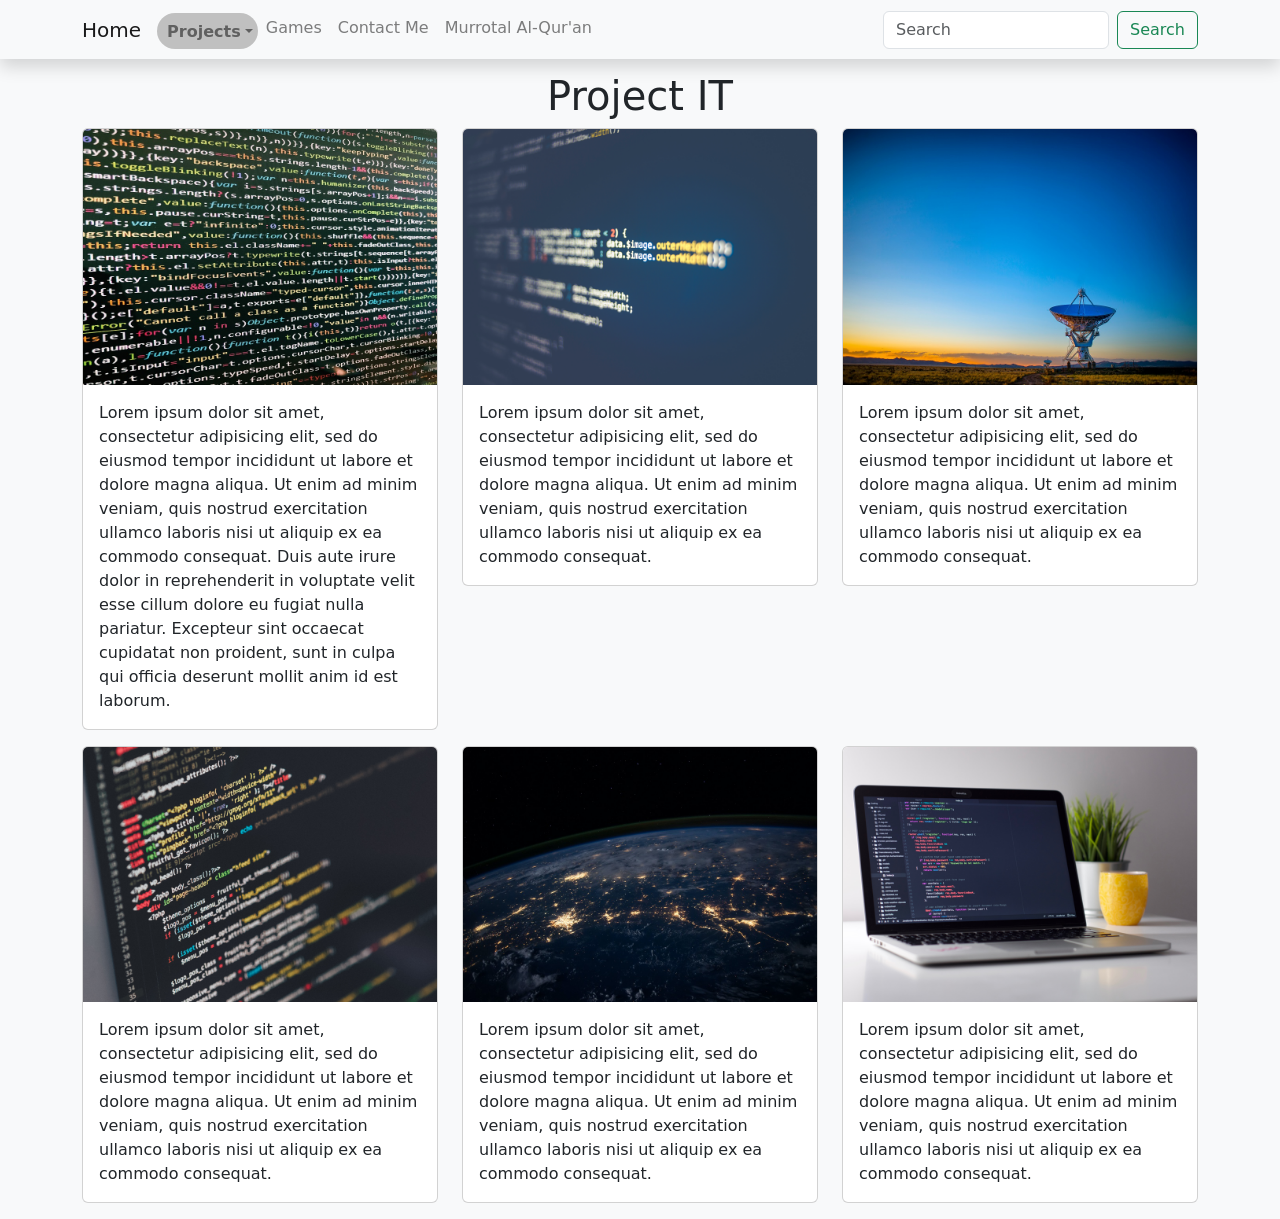
<file: itpage.html>
<!DOCTYPE html>
<html>
<head>
  <title>Project IT | Ahmad S</title>
  <meta charset="utf-8">
  <meta name="viewport" content="width=device-width, initial-scale=1, shrink-to-fit=no">

    <!-- Bootstrap CSS -->
    <link rel="stylesheet" href="https://cdn.jsdelivr.net/npm/bootstrap@4.1.3/dist/css/bootstrap.min.css" integrity="sha384-MCw98/SFnGE8fJT3GXwEOngsV7Zt27NXFoaoApmYm81iuXoPkFOJwJ8ERdknLPMO" crossorigin="anonymous">
    <link rel="stylesheet" href="https://fonts.googleapis.com/css2?family=Material+Symbols+Outlined:opsz,wght,FILL,GRAD@20..48,100..700,0..1,-50..200" />
    <link rel="stylesheet" href="https://fonts.googleapis.com/css2?family=Material+Symbols+Outlined:opsz,wght,FILL,GRAD@40,400,0,0" />
    <link href="https://cdn.jsdelivr.net/npm/bootstrap@5.1.3/dist/css/bootstrap.min.css" rel="stylesheet" integrity="sha384-1BmE4kWBq78iYhFldvKuhfTAU6auU8tT94WrHftjDbrCEXSU1oBoqyl2QvZ6jIW3" crossorigin="anonymous">

    <link rel="stylesheet" type="text/css" href="styleB.css">

</head>
<body class="mt-5">
 <nav class="navbar fixed-top navbar-expand-lg navbar-light bg-light shadow">
  <div class="container">
    <a id="indexX2" class="navbar-brand" href="index.html">Home</a>
    <button class="navbar-toggler" type="button" data-bs-toggle="collapse" data-bs-target="#navbarSupportedContent" aria-controls="navbarSupportedContent" aria-expanded="false" aria-label="Toggle navigation">
      <span class="navbar-toggler-icon"></span>
    </button>
    <div class="collapse navbar-collapse" id="navbarSupportedContent">
      <ul class="navbar-nav me-auto mb-2 mb-lg-0">
        <li class="nav-item dropdown">
          <a id="projects" class="nav-link dropdown-toggle" href="#" id="navbarDropdown" role="button" data-bs-toggle ="dropdown" aria-expanded="false">Projects</a>
          <ul class="dropdown-menu" aria-labelledby="navbarDropdown">
            <li><a class="dropdown-item" href="itpage.html">Information Technology</a></li>
            <li><a class="dropdown-item" href="#">Sains</a></li>
            <li><hr class="dropdown-divider"></li>
            <li><a class="dropdown-item" href="#">Medical</a></li>
          </ul>
        </li>
        <li class="nav-item">
          <a id="gamesX2" class="nav-link" href="games.html">Games</a>
        </li>
        <li class="nav-item">
          <a id="contactX2" class="nav-link" href="contact.html">Contact Me</a>
        </li>
        <li class="nav-item">
          <a id="alquranX2" class="nav-link" href="alquran.html">Murrotal Al-Qur'an</a>
        </li>
      </ul>
      <form class="d-flex">
        <input class="form-control me-2" type="search" placeholder="Search" aria-label="Search">
        <button class="btn btn-outline-success" type="submit">Search</button>
      </form>
    </div>
  </div>
</nav>
<section id="portfolio" class="Portfolio bg-light">
<div class="container">
  <div class="row">
    <div class="col text-center mt-4">
    <h1>Project IT</h1>
  </div>
</div>



<div class="row">
  <div class="col-md mb-3">
    <div class="card">
    <img class="card-img-top" src="img/code1.jpg" alt="Card image cap">
    <div class="card-body">
    <p class="card-text">Lorem ipsum dolor sit amet, consectetur adipisicing elit, sed do eiusmod
    tempor incididunt ut labore et dolore magna aliqua. Ut enim ad minim veniam,
    quis nostrud exercitation ullamco laboris nisi ut aliquip ex ea commodo
    consequat. Duis aute irure dolor in reprehenderit in voluptate velit esse
    cillum dolore eu fugiat nulla pariatur. Excepteur sint occaecat cupidatat non
    proident, sunt in culpa qui officia deserunt mollit anim id est laborum.</p>
  </div>
</div>
</div>
 <div class="col-md mb-3">
    <div class="card">
    <img class="card-img-top" src="img/thumbs/2.png" alt="Card image cap">
    <div class="card-body">
    <p class="card-text">Lorem ipsum dolor sit amet, consectetur adipisicing elit, sed do eiusmod
    tempor incididunt ut labore et dolore magna aliqua. Ut enim ad minim veniam,
    quis nostrud exercitation ullamco laboris nisi ut aliquip ex ea commodo
    consequat.</p>
  </div>
</div>
</div>
 <div class="col-md mb-3">
    <div class="card">
    <img class="card-img-top" src="img/satelite.jpg" alt="Card image cap">
    <div class="card-body">
    <p class="card-text">Lorem ipsum dolor sit amet, consectetur adipisicing elit, sed do eiusmod
    tempor incididunt ut labore et dolore magna aliqua. Ut enim ad minim veniam,
    quis nostrud exercitation ullamco laboris nisi ut aliquip ex ea commodo
    consequat.</p>
  </div>
</div>
</div>
</div>

<div class="row">
  <div class="col-md mb-3">
    <div class="card">
    <img class="card-img-top" src="img/thumbs/4.png" alt="Card image cap">
    <div class="card-body">
    <p class="card-text">Lorem ipsum dolor sit amet, consectetur adipisicing elit, sed do eiusmod
    tempor incididunt ut labore et dolore magna aliqua. Ut enim ad minim veniam,
    quis nostrud exercitation ullamco laboris nisi ut aliquip ex ea commodo
    consequat.</p>
  </div>
</div>
</div>
 <div class="col-md mb-3">
    <div class="card">
    <img class="card-img-top" src="img/bumi1.jpg" alt="Card image cap">
    <div class="card-body">
    <p class="card-text">Lorem ipsum dolor sit amet, consectetur adipisicing elit, sed do eiusmod
    tempor incididunt ut labore et dolore magna aliqua. Ut enim ad minim veniam,
    quis nostrud exercitation ullamco laboris nisi ut aliquip ex ea commodo
    consequat.</p>
  </div>
</div>
</div>
 <div class="col-md mb-3">
    <div class="card">
    <img class="card-img-top" src="img/thumbs/6.png" alt="Card image cap">
    <div class="card-body">
    <p class="card-text">Lorem ipsum dolor sit amet, consectetur adipisicing elit, sed do eiusmod
    tempor incididunt ut labore et dolore magna aliqua. Ut enim ad minim veniam,
    quis nostrud exercitation ullamco laboris nisi ut aliquip ex ea commodo
    consequat.</p>
  </div>
</div>
</div>
</div>
</div>
</section>


 <script src="https://code.jquery.com/jquery-3.3.1.slim.min.js" integrity="sha384-q8i/X+965DzO0rT7abK41JStQIAqVgRVzpbzo5smXKp4YfRvH+8abtTE1Pi6jizo" crossorigin="anonymous"></script>

 <script src="https://cdn.jsdelivr.net/npm/popper.js@1.14.3/dist/umd/popper.min.js" integrity="sha384-ZMP7rVo3mIykV+2+9J3UJ46jBk0WLaUAdn689aCwoqbBJiSnjAK/l8WvCWPIPm49" crossorigin="anonymous"></script>

 <script src="https://cdn.jsdelivr.net/npm/bootstrap@4.1.3/dist/js/bootstrap.min.js" integrity="sha384-ChfqqxuZUCnJSK3+MXmPNIyE6ZbWh2IMqE241rYiqJxyMiZ6OW/JmZQ5stwEULTy" crossorigin="anonymous"></script>

 <script src="https://cdn.jsdelivr.net/npm/bootstrap@5.1.3/dist/js/bootstrap.bundle.min.js" integrity="sha384-ka7Sk0Gln4gmtz2MlQnikT1wXgYsOg+OMhuP+IlRH9sENBO0LRn5q+8nbTov4+1p" crossorigin="anonymous"></script>
</body>
</html>
</file>
<file: styleB.css>
/*

	[  N o t e s ! ! !  ] 

 Symbol X = None
 Symbol 1 = Index Page
 Symbol 2 = Projects Page
 Symbol 3 = Contact Page
 Symbol 4 = Murrotal Al-Qur'an Page
 Symbol 5 = Games Page
 And Etc .......1:0

 */

body {
	max-height: 100%;
}


/*Home NavBar Hover*/
#index {
	font-weight: bold;
	color: black;
	border-radius: 30px;
    padding: 0px 10px 5px 10px;

}

/*Background Home Page*/
.index {
	background-image: url(img/cloud3.jpg);
}



/*Jumbotron on Home Page*/
.jumbotron {
	background-image: linear-gradient(175deg, #ffab4b 0, #ffb33d 8.33%, #ffba30 16.67%, #ffc123 25%, #ffc819 33.33%, #f0ce13 41.67%, #dfd416 50%, #cdd920 58.33%, #bade2d 66.67%, #a6e23b 75%, #90e64a 83.33%, #77e95a 91.67%, #57ec6b 100%);
	padding-bottom: 2rem;
	margin-bottom: 0rem;

}


/*Text On My About*/
#text-caveat {
font-family: 'Akaya Kanadaka', cursive;
font-size: 18.5px;
}


/*Home Kursor Text Nav Hover*/
#indexX2:hover {
	font-weight: bold;
	background: white;
	border-radius: 30px;
    padding: 0px 10px 5px 10px;

}

#indexX3:hover {
	color: white;
	font-weight: bold;
	background: #0099FF;
	border-radius: 30px;
    padding: 0px 10px 5px 10px;

}

#indexX4:hover {
	font-weight: bold;
	background: white;
	border-radius: 30px;
    padding: 0px 10px 5px 10px;
    margin-top: 5px;
    margin-bottom: 2px;
}


/*Background Game Page*/
.games {
	background-image: url(img/91657.jpg);
}


/*NavBar Game Icon*/
#games {
	color: purple;
	font-weight: bold;
	background: #FFC107;
	border-radius: 30px;
    padding: 7px 10px 5px 10px;
    margin-top: 5px;
    margin-bottom: 2px;
}

/*Text of Name the Games*/
#gamesH5 {
	color: white;
	font-weight: bold;
}



/* Button Neon Color transform */
.gamesclick a {
position: relative;
display: inline-block;
padding: 10px 20px;
color: purple;
text-decoration: none;
overflow: hidden;
font-weight: bold;
text-transform: uppercase;
transition: .5s;
margin-top: 2px;
}


.gamesclick a:hover  {
	transition: all .5s;
	background: #FFC107;
	color: purple;
	box-shadow: 0 0 3px #FFC107,
    	        0 0 6px #FFC107,
        	    0 0 12px #FFC107,
        	    0 0 24px #FFC107,
        	    0 0 48px #FFC107,
        	    0 0 96px #FFC107,
        	    0 0 192px #FFC107;
}

.gamesclick a span {
  position: absolute;
  display: block;
}

.gamesclick a span:nth-child(1) {
  top: 0;
  left: -100%;
  width: 100%;
  height: 2px;
  background: linear-gradient(90deg, transparent, #FFC107);
  animation: btn-anim1 1s linear infinite;
}

@keyframes btn-anim1 {
  0% {
    left: -100%;
  }
  50%,100% {
    left: 100%;
  }
}

.gamesclick a span:nth-child(2) {
  top: -100%;
  right: 0;
  width: 2px;
  height: 100%;
  background: linear-gradient(180deg, transparent, #FFC107);
  animation: btn-anim2 1s linear infinite;
  animation-delay: .25s
}

@keyframes btn-anim2 {
  0% {
    top: -100%;
  }
  50%,100% {
    top: 100%;
  }
}

.gamesclick a span:nth-child(3) {
  bottom: 0;
  right: -100%;
  width: 100%;
  height: 2px;
  background: linear-gradient(270deg, transparent, #FFC107);
  animation: btn-anim3 1s linear infinite;
  animation-delay: .5s
}

@keyframes btn-anim3 {
  0% {
    right: -100%;
  }
  50%,100% {
    right: 100%;
  }
}

.gamesclick a span:nth-child(4) {
  bottom: -100%;
  left: 0;
  width: 2px;
  height: 100%;
  background: linear-gradient(360deg, transparent, #FFC107);
  animation: btn-anim4 1s linear infinite;
  animation-delay: .75s
}

@keyframes btn-anim4 {
  0% {
    bottom: -100%;
  }
  50%,100% {
    bottom: 100%;
  }
}

/*Games Text Nav hover*/
#gamesX1:hover {
	color: purple;
	font-weight: bold;
	background: yellow;
	border-radius: 30px;
    padding: 6px 6px 6px 6px;
    margin-top: 5px;
    margin-bottom: 2px;

}

#gamesX2:hover {
	color: purple;
	font-weight: bold;
	background: white;
	border-radius: 30px;    
	padding: 6px 6px 6px 6px;
    margin-top: 5px;
    margin-bottom: 2px;

}

#gamesX3:hover {
	color: purple;
	font-weight: bold;
	background: #0099FF;
	border-radius: 30px;
    padding: 6px 6px 6px 6px;
    margin-top: 5px;
    margin-bottom: 2px;

}

#gamesX4:hover {
	color: purple;
	font-weight: bold;
	background: white;
	border-radius: 30px;
    padding: 6px 6px 6px 6px;
    margin-top: 5px;
    margin-bottom: 2px;
}

/*Projects Kursor Text Nav Hover*/
#projectsX1:hover {
	font-weight: bold;
	background: yellow;
	border-radius: 30px;
    padding: 7px 10px 5px 10px;
    margin-top: 5px;
    margin-bottom: 2px;


}

/*Project text Nav hover*/ 
#projects {
	font-weight: bold;
	background: #C0C0C0;
	border-radius: 30px;
    padding: 7px 5px 5px 10px;
    margin-top: 5px;
    margin-bottom: 2px;

}

#projectsX3:hover {
	color: white;
	font-weight: bold;
	background: #0099FF;
	border-radius: 30px;
    padding: 7px 10px 5px 10px;
    margin-top: 5px;
    margin-bottom: 2px;
}

#projectsX4:hover {
	font-weight: bold;
	background: white;
	border-radius: 30px;
    padding: 7px 10px 5px 10px;
    margin-top: 5px;
    margin-bottom: 2px;
}


/*Background Image Contact Page*/
.contact {
	background-image: url(img/retro2.jpg);
}

/*Contact Text Nav Hover*/
#contact:hover {
	font-weight: bold;
	background:#0099FF;
	border-radius: 30px;
    padding: 7px 10px 5px 10px;
    margin-top: 5px;
    margin-bottom: 2px;
}

#contact {
	color: white;
	font-weight: bold;
	background: #0099FF;
	border-radius: 30px;
    padding: 7px 10px 5px 10px;
    margin-top: 5px;
    margin-bottom: 2px;
}



#contactX1:hover {
	font-weight: bold;
	background: yellow;
	border-radius: 30px;
    padding: 7px 10px 5px 10px;
    margin-top: 5px;
    margin-bottom: 2px;

}

#contactX2:hover {
	font-weight: bold;
	background: white;
	border-radius: 30px;
    padding: 7px 10px 5px 10px;
    margin-top: 5px;
    margin-bottom: 2px;
}

#contactX4:hover {
	font-weight: bold;
	background: white;
	border-radius: 30px;
    padding: 7px 10px 5px 10px;
    margin-top: 5px;
    margin-bottom: 2px;
}


/*Background Al-Qur'an Page*/
.alquran {
	background-image: url(img/heaven.jpg);
}


/*Al-Qur'an Text Nav Hover*/
#alquran {
	font-weight: bold;
	background: white;
	color: black;
	border-radius: 30px;
    padding: 7px 10px 5px 10px;
    margin-top: 5px;
    margin-bottom: 2px;
}



#alquranX1:hover {
	font-weight: bold;
	background: yellow;
	color: black;
	border-radius: 30px;
    padding: 7px 10px 5px 10px;
    margin-top: 5px;
    margin-bottom: 2px;
}


#alquranX2:hover {
	font-weight: bold;
	background: white;
	border-radius: 30px;
    padding: 7px 10px 5px 10px;
    margin-top: 5px;
    margin-bottom: 2px;
}


#alquranX3:hover{
	color: white;
	font-weight: bold;
	background:#0099FF;
	border-radius: 30px;
    padding: 7px 10px 5px 10px;
    margin-top: 5px;
    margin-bottom: 2px;
}


/*Instagram Border Color*/
#ig {
	border-color: orange;
}

/*Instagram Link Text Hover and radius color blue*/
#ig:hover {
	background-color: #3498DB;
	font-weight: bold;
	cursor: alias;
	border-top-left-radius: 25px;
	border-bottom-right-radius: 25px;
}

/*Gmail Border Color*/
#gm {
	border-color: red;
}

/*Gmail Link Text Hover and border radius color bg blue*/
#gm:hover {
	background-color: #3498DB;
	font-weight: bold;
	cursor: alias;
	border-top-left-radius: 25px;
	border-bottom-right-radius: 25px;
} 

/*Github Border Color*/
#git{
	border-color: black;
}

/*Github Link Text Hover and border radius color bg blue*/
#git:hover {
	background-color: #3498DB;
	font-weight: bold;
	cursor: alias;
	border-top-left-radius: 25px;
	border-bottom-right-radius: 25px;


}
/*Tiktok border radius color*/
#tt{
	border-color: black;
	border-top-right-radius: 25px;
	border-bottom-left-radius: 25px;
	transition: all .6s;

}

/*Tiktok Link text hover radius color bg blue*/
#tt:hover {
	border-color: white;
	border-top-right-radius: 0px;
	border-bottom-left-radius: 0px;
	border-top-left-radius: 25px;
	border-bottom-right-radius: 25px;
	background-color: #3498DB;
	font-weight: bold;
	color: black;
	cursor: alias;
	
}
</file>
